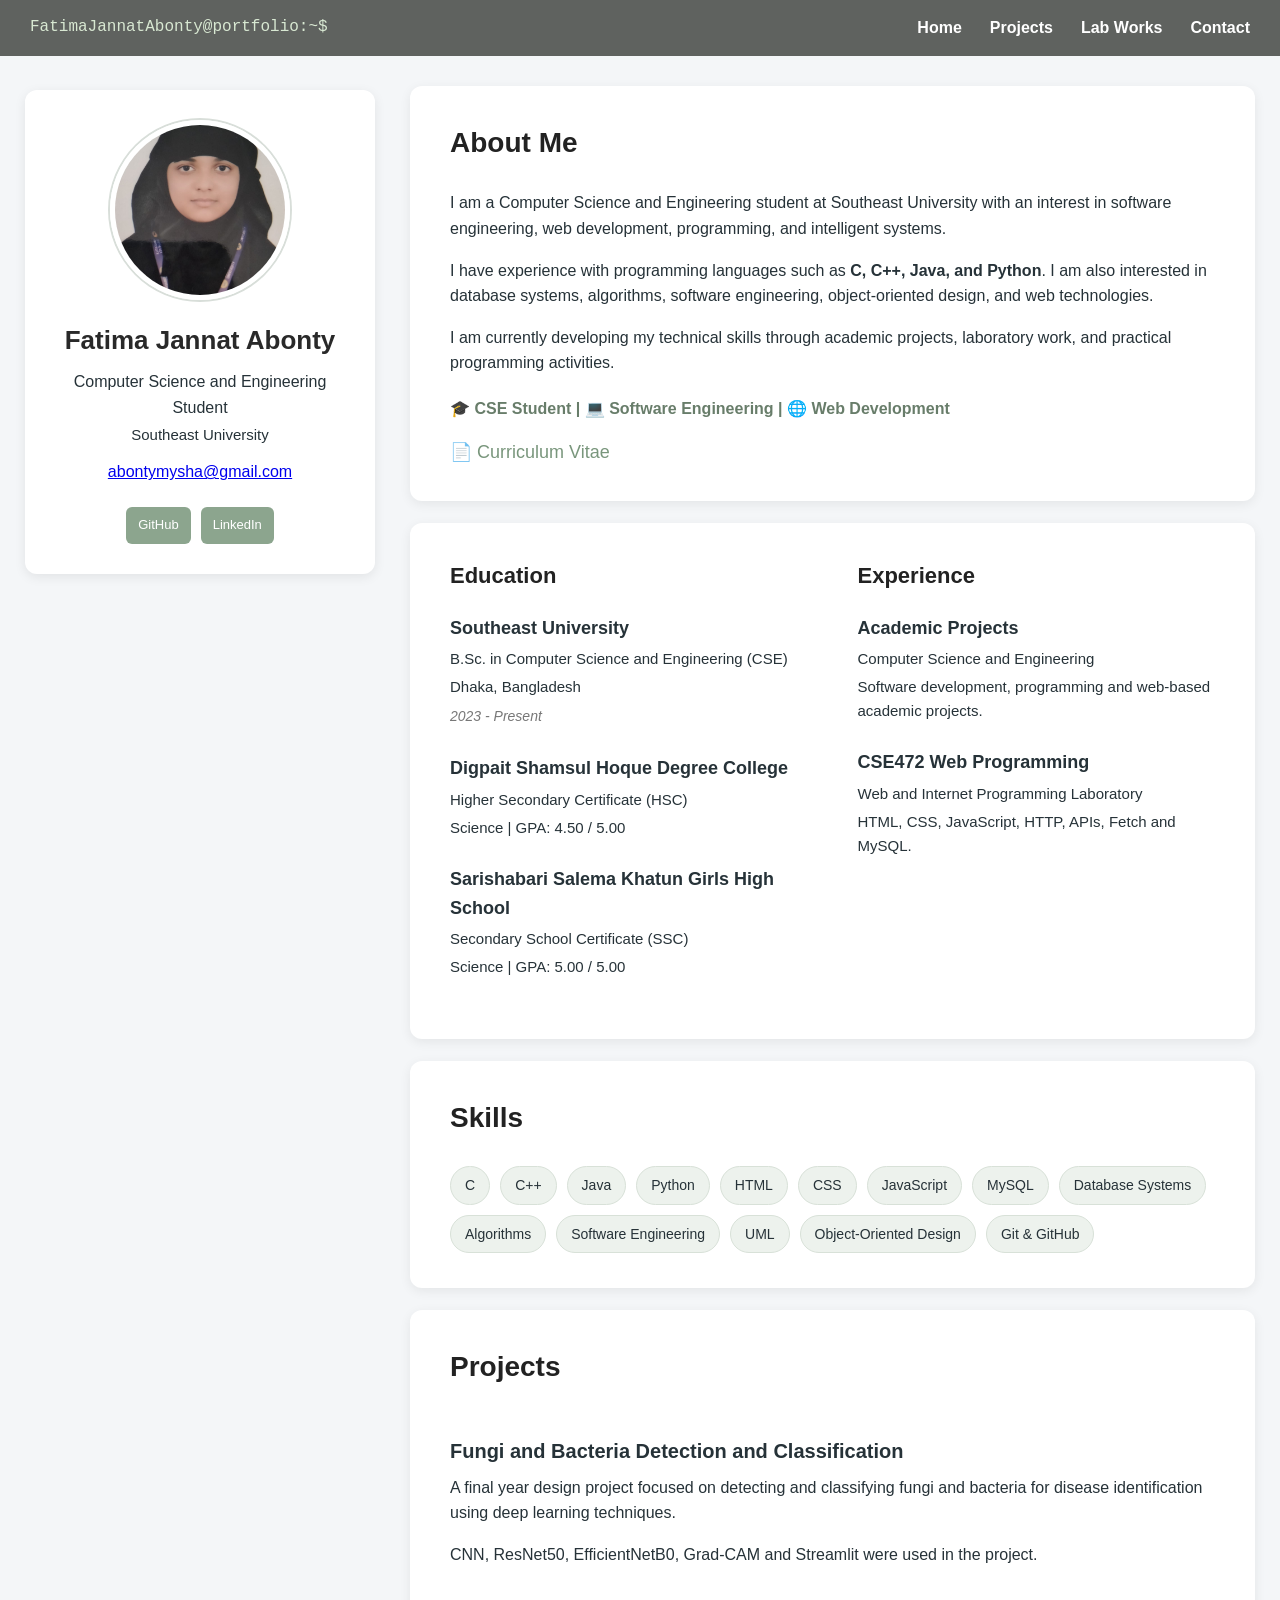
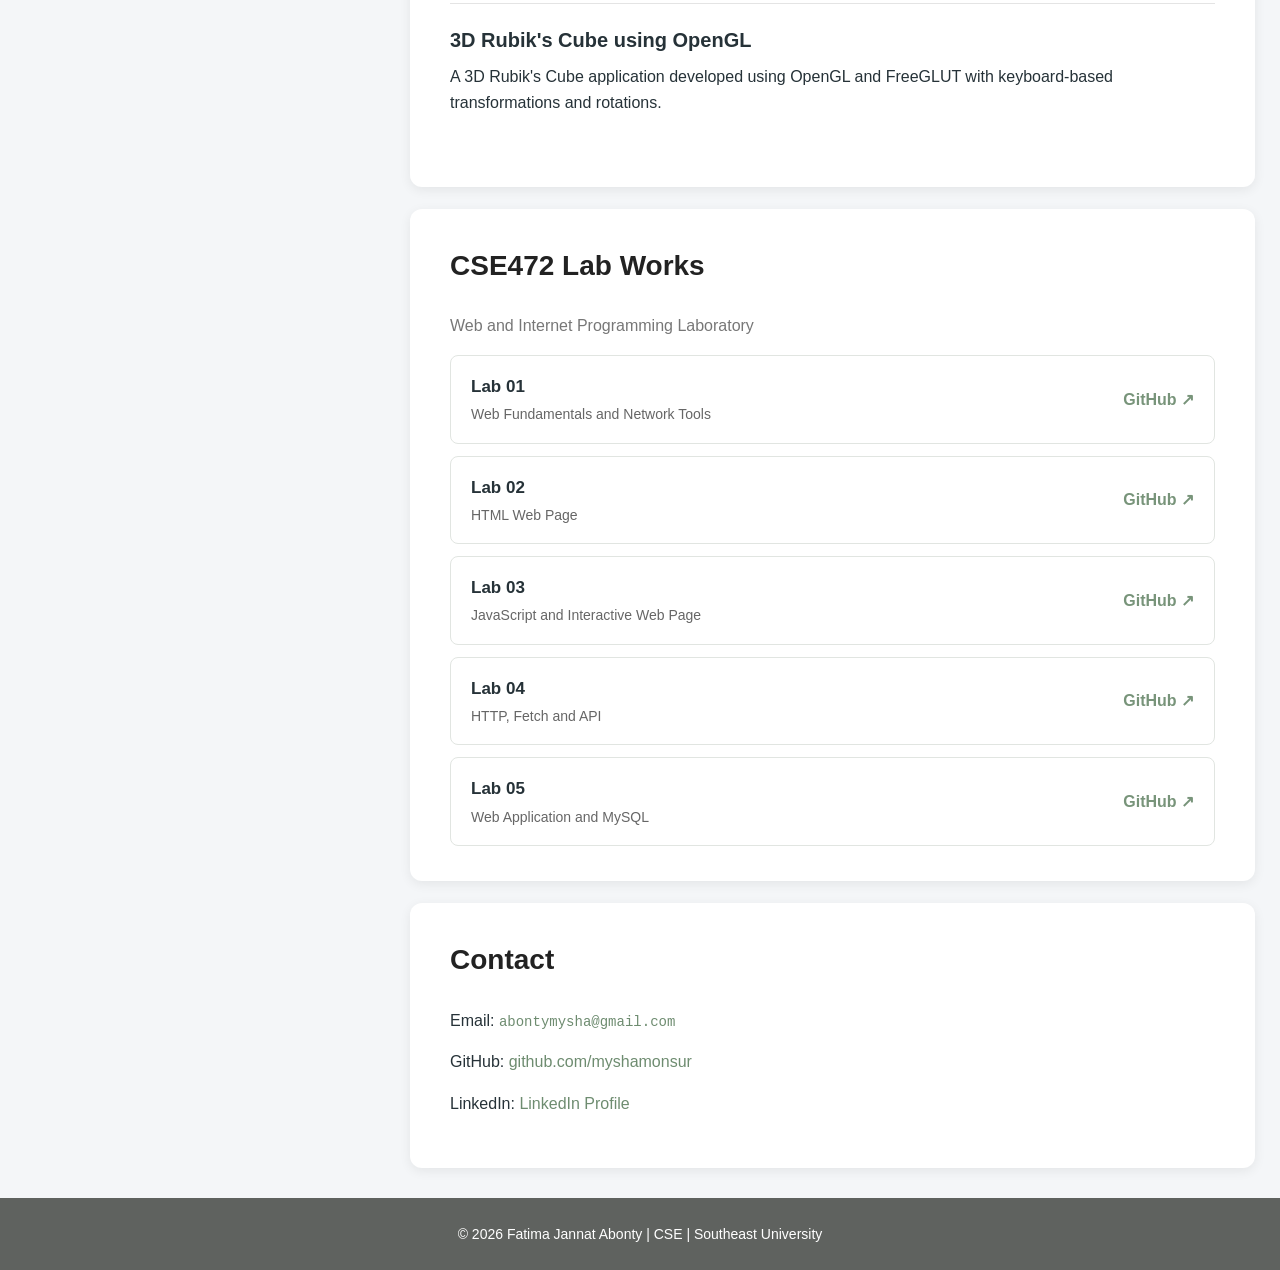
<file: Portfolio/index.html>
<!DOCTYPE html>
<html lang="en">

<head>
    <meta charset="UTF-8">
    <meta name="viewport" content="width=device-width, initial-scale=1.0">

    <title>Fatima Jannat Abonty | Portfolio</title>

    <link rel="stylesheet" href="style.css">
</head>

<body>

    <!-- Top Navigation -->
    <header>
        <nav class="navbar">

            <div class="terminal-name">
                FatimaJannatAbonty@portfolio:~$
            </div>

            <div class="nav-links">
                <a href="#about">Home</a>
                <a href="#projects">Projects</a>
                <a href="#labs">Lab Works</a>
                <a href="#contact">Contact</a>
            </div>

        </nav>
    </header>


    <main class="container">

        <!-- LEFT PROFILE CARD -->
        <aside class="profile-card">

            <img
                src="images/Abonty Portfolio.jpeg"
                alt="Fatima Jannat Abonty"
                class="profile-image"
            >

            <h1>Fatima Jannat Abonty</h1>

            <p class="designation">
                Computer Science and Engineering Student
            </p>

            <p class="university">
                Southeast University
            </p>
            <a href="mailto:abontymysha@gmail.com">
    abontymysha@gmail.com
</a>


            <div class="social-links">

                <a
                    href="https://github.com/myshamonsur"
                    target="_blank"
                    title="GitHub"
                >
                    GitHub
                </a>

                <a
                    href="https://www.linkedin.com/in/mysha-monsur-b77740361/"
                    target="_blank"
                    title="LinkedIn"
                >
                    LinkedIn
                </a>

            </div>

        </aside>


        <!-- RIGHT CONTENT -->
        <div class="content">


            <!-- ABOUT -->
            <section id="about" class="card">

                <h2>About Me</h2>

                <p>
                    I am a Computer Science and Engineering student at
                    Southeast University with an interest in software
                    engineering, web development, programming, and
                    intelligent systems.
                </p>

                <p>
                    I have experience with programming languages such as
                    <strong>C, C++, Java, and Python</strong>. I am also
                    interested in database systems, algorithms, software
                    engineering, object-oriented design, and web technologies.
                </p>

                <p>
                    I am currently developing my technical skills through
                    academic projects, laboratory work, and practical
                    programming activities.
                </p>

                <p class="student-info">
                    🎓 CSE Student | 💻 Software Engineering | 🌐 Web Development
                </p>

                <a
    href="cv/Fatima_Jannat_Abonty_Professional_CV.pdf"
    target="_blank"
    class="cv-link"
>
    📄 Curriculum Vitae
</a>

            </section>


            <!-- EDUCATION AND EXPERIENCE -->
            <section class="card two-column">

                <div>

                    <h2>Education</h2>

                    <div class="item">

                        <h3>Southeast University</h3>

                        <p>
                            B.Sc. in Computer Science and Engineering (CSE)
                        </p>

                        <p>
                            Dhaka, Bangladesh
                        </p>

                        <span class="date">
                            2023 - Present
                        </span>

                    </div>


                    <div class="item">

                        <h3>Digpait Shamsul Hoque Degree College</h3>

                        <p>
                            Higher Secondary Certificate (HSC)
                        </p>

                        <p>
                            Science | GPA: 4.50 / 5.00
                        </p>

                    </div>


                    <div class="item">

                        <h3>
                            Sarishabari Salema Khatun Girls High School
                        </h3>

                        <p>
                            Secondary School Certificate (SSC)
                        </p>

                        <p>
                            Science | GPA: 5.00 / 5.00
                        </p>

                    </div>

                </div>


                <div>

                    <h2>Experience</h2>

                    <div class="item">

                        <h3>Academic Projects</h3>

                        <p>
                            Computer Science and Engineering
                        </p>

                        <p>
                            Software development, programming and
                            web-based academic projects.
                        </p>

                    </div>


                    <div class="item">

                        <h3>CSE472 Web Programming</h3>

                        <p>
                            Web and Internet Programming Laboratory
                        </p>

                        <p>
                            HTML, CSS, JavaScript, HTTP, APIs,
                            Fetch and MySQL.
                        </p>

                    </div>

                </div>

            </section>


            <!-- SKILLS -->
            <section class="card">

                <h2>Skills</h2>

                <div class="skills">

                    <span>C</span>
                    <span>C++</span>
                    <span>Java</span>
                    <span>Python</span>

                    <span>HTML</span>
                    <span>CSS</span>
                    <span>JavaScript</span>

                    <span>MySQL</span>
                    <span>Database Systems</span>
                    <span>Algorithms</span>

                    <span>Software Engineering</span>
                    <span>UML</span>
                    <span>Object-Oriented Design</span>

                    <span>Git & GitHub</span>

                </div>

            </section>


            <!-- PROJECTS -->
            <section id="projects" class="card">

                <h2>Projects</h2>


                <div class="project">

                    <h3>
                        Fungi and Bacteria Detection and Classification
                    </h3>

                    <p>
                        A final year design project focused on detecting
                        and classifying fungi and bacteria for disease
                        identification using deep learning techniques.
                    </p>

                    <p>
                        CNN, ResNet50, EfficientNetB0, Grad-CAM and
                        Streamlit were used in the project.
                    </p>

                </div>


                <div class="project">

                    <h3>
                        3D Rubik's Cube using OpenGL
                    </h3>

                    <p>
                        A 3D Rubik's Cube application developed using
                        OpenGL and FreeGLUT with keyboard-based
                        transformations and rotations.
                    </p>

                </div>

            </section>


            <!-- CSE472 LAB WORKS -->
            <section id="labs" class="card">

                <h2>CSE472 Lab Works</h2>

                <p class="section-description">
                    Web and Internet Programming Laboratory
                </p>


                <div class="lab-list">


                    <a
                        href="https://github.com/myshamonsur"
                        target="_blank"
                        class="lab-item"
                    >
                        <div>
                            <h3>Lab 01</h3>
                            <p>
                                Web Fundamentals and Network Tools
                            </p>
                        </div>

                        <span>GitHub ↗</span>
                    </a>


                    <a
                        href="https://github.com/myshamonsur"
                        target="_blank"
                        class="lab-item"
                    >
                        <div>
                            <h3>Lab 02</h3>
                            <p>
                                HTML Web Page
                            </p>
                        </div>

                        <span>GitHub ↗</span>
                    </a>


                    <a
                        href="https://github.com/myshamonsur"
                        target="_blank"
                        class="lab-item"
                    >
                        <div>
                            <h3>Lab 03</h3>
                            <p>
                                JavaScript and Interactive Web Page
                            </p>
                        </div>

                        <span>GitHub ↗</span>
                    </a>


                    <a
                        href="https://github.com/myshamonsur"
                        target="_blank"
                        class="lab-item"
                    >
                        <div>
                            <h3>Lab 04</h3>
                            <p>
                                HTTP, Fetch and API
                            </p>
                        </div>

                        <span>GitHub ↗</span>
                    </a>


                    <a
                        href="https://github.com/myshamonsur"
                        target="_blank"
                        class="lab-item"
                    >
                        <div>
                            <h3>Lab 05</h3>
                            <p>
                                Web Application and MySQL
                            </p>
                        </div>

                        <span>GitHub ↗</span>
                    </a>

                </div>

            </section>


            <!-- CONTACT -->
            <section id="contact" class="card">

                <h2>Contact</h2>

                <p>
                    
                    Email:
                    <a
    href="mailto:abontymysha@gmail.com"
    class="email"
>
    abontymysha@gmail.com
</a>
                </p>

                <p>
                    GitHub:
                    <a
                        href="https://github.com/myshamonsur"
                        target="_blank"
                    >
                        github.com/myshamonsur
                    </a>
                </p>

                <p>
                    LinkedIn:
                    <a
                        href="https://www.linkedin.com/in/mysha-monsur-b77740361/"
                        target="_blank"
                    >
                        LinkedIn Profile
                    </a>
                </p>

            </section>


        </div>

    </main>


    <footer>

        <p>
            © 2026 Fatima Jannat Abonty | CSE | Southeast University
        </p>

    </footer>


    <script src="script.js"></script>

</body>

</html>
</file>
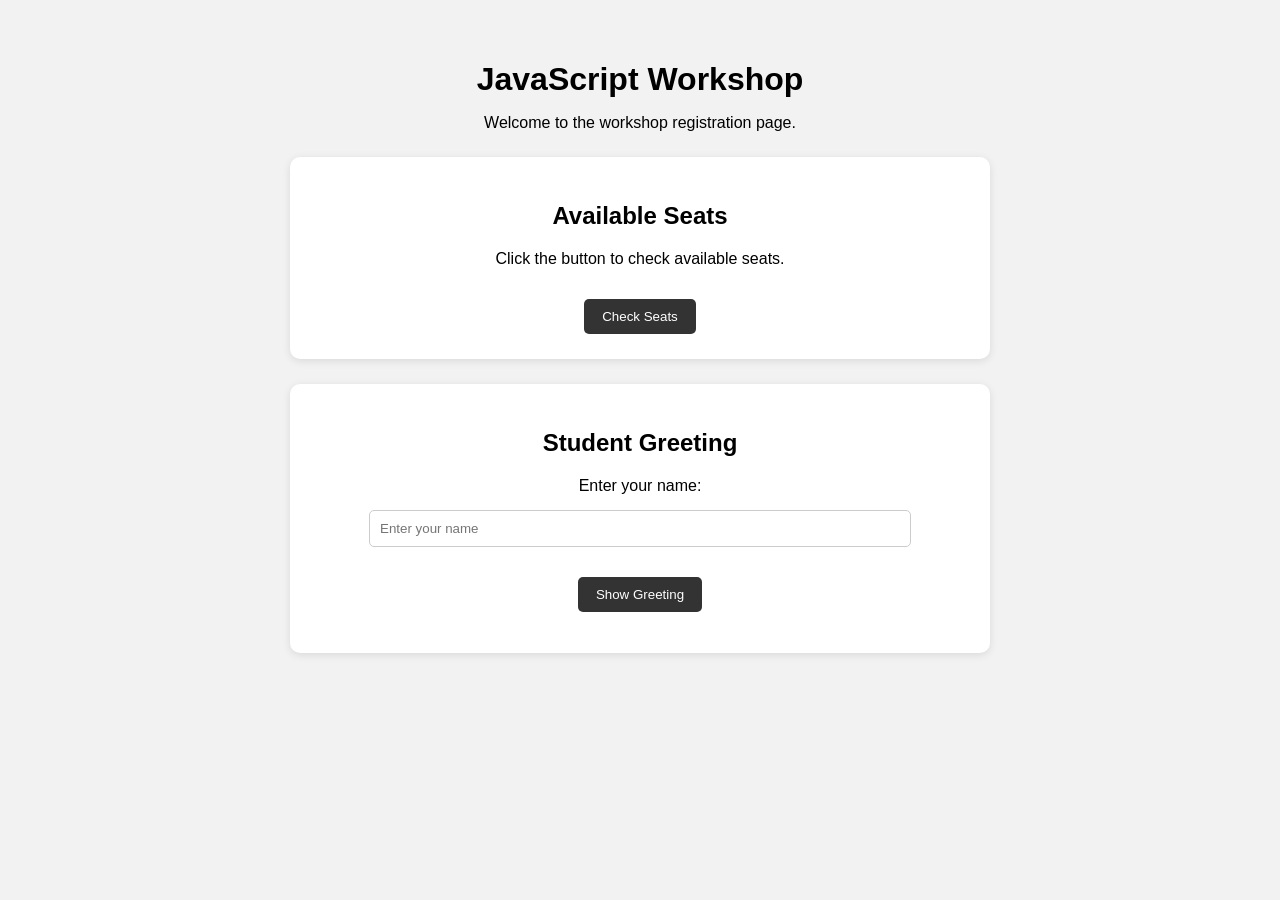
<file: Labs/Lab-03-JavaScript/index.html>
<!DOCTYPE html>
<html lang="en">
<head>
    <meta charset="UTF-8">
    <meta name="viewport" content="width=device-width, initial-scale=1.0">
    <title>JavaScript Workshop</title>
    <link rel="stylesheet" href="style.css">
</head>
<body>

    <div class="container">

        <h1>JavaScript Workshop</h1>

        <p>Welcome to the workshop registration page.</p>

        <div class="card">
            <h2>Available Seats</h2>

            <p id="seatMessage">Click the button to check available seats.</p>

            <button onclick="checkSeats()">Check Seats</button>
        </div>

        <div class="card">
            <h2>Student Greeting</h2>

            <label for="studentName">Enter your name:</label>

            <input type="text" id="studentName" placeholder="Enter your name">

            <button onclick="showGreeting()">Show Greeting</button>

            <p id="greetingMessage"></p>
        </div>

    </div>

    <script src="script.js"></script>

</body>
</html>
</file>
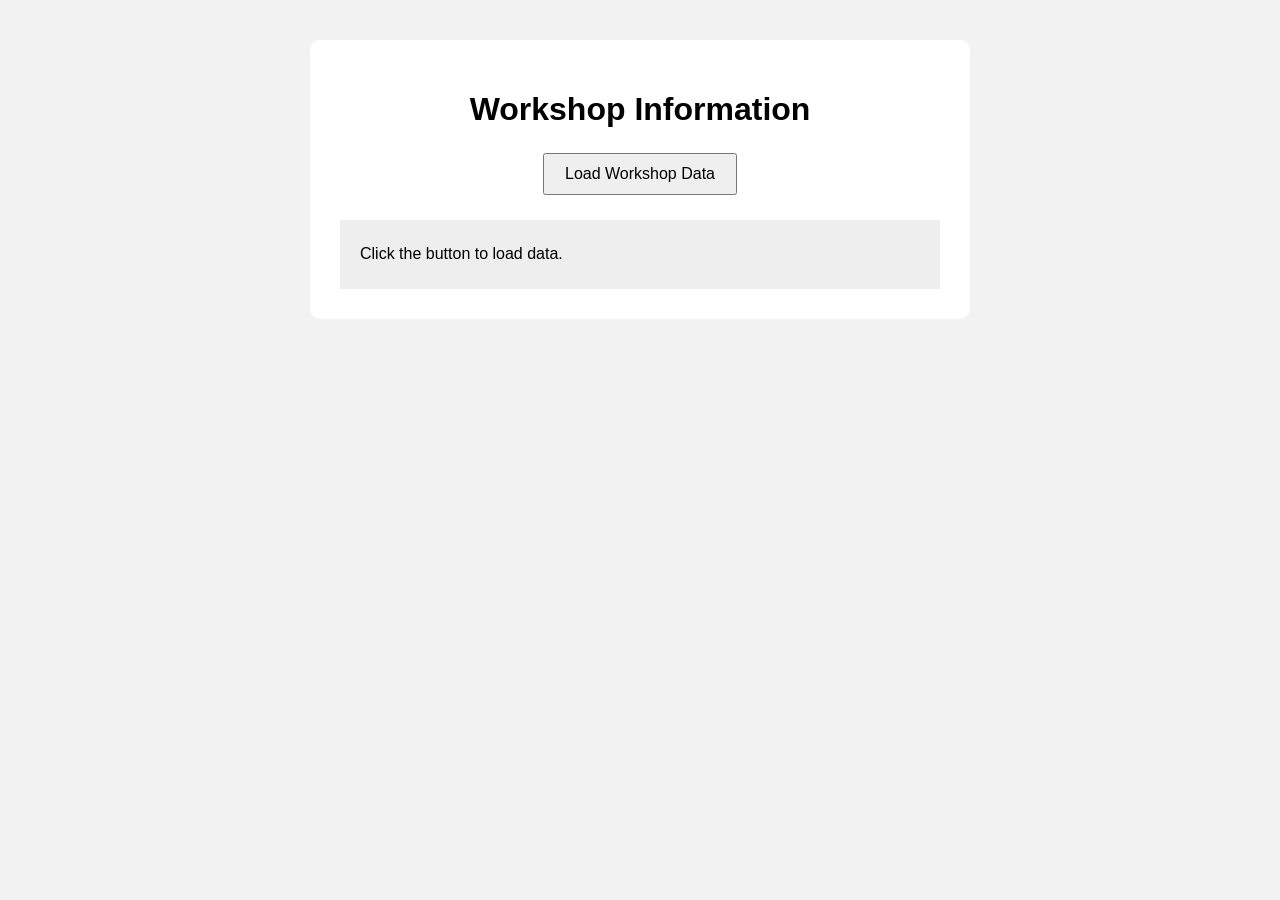
<file: Labs/Lab-04-HTTP-api/index.html>
<!DOCTYPE html>
<html lang="en">
<head>
    <meta charset="UTF-8">
    <meta name="viewport" content="width=device-width, initial-scale=1.0">
    <title>Lab 05 - HTTP Fetch API</title>
    <link rel="stylesheet" href="style.css">
</head>
<body>

    <div class="container">
        <h1>Workshop Information</h1>

        <button id="loadBtn">Load Workshop Data</button>

        <div id="output">
            Click the button to load data.
        </div>
    </div>

    <script src="script.js"></script>
</body>
</html>
</file>
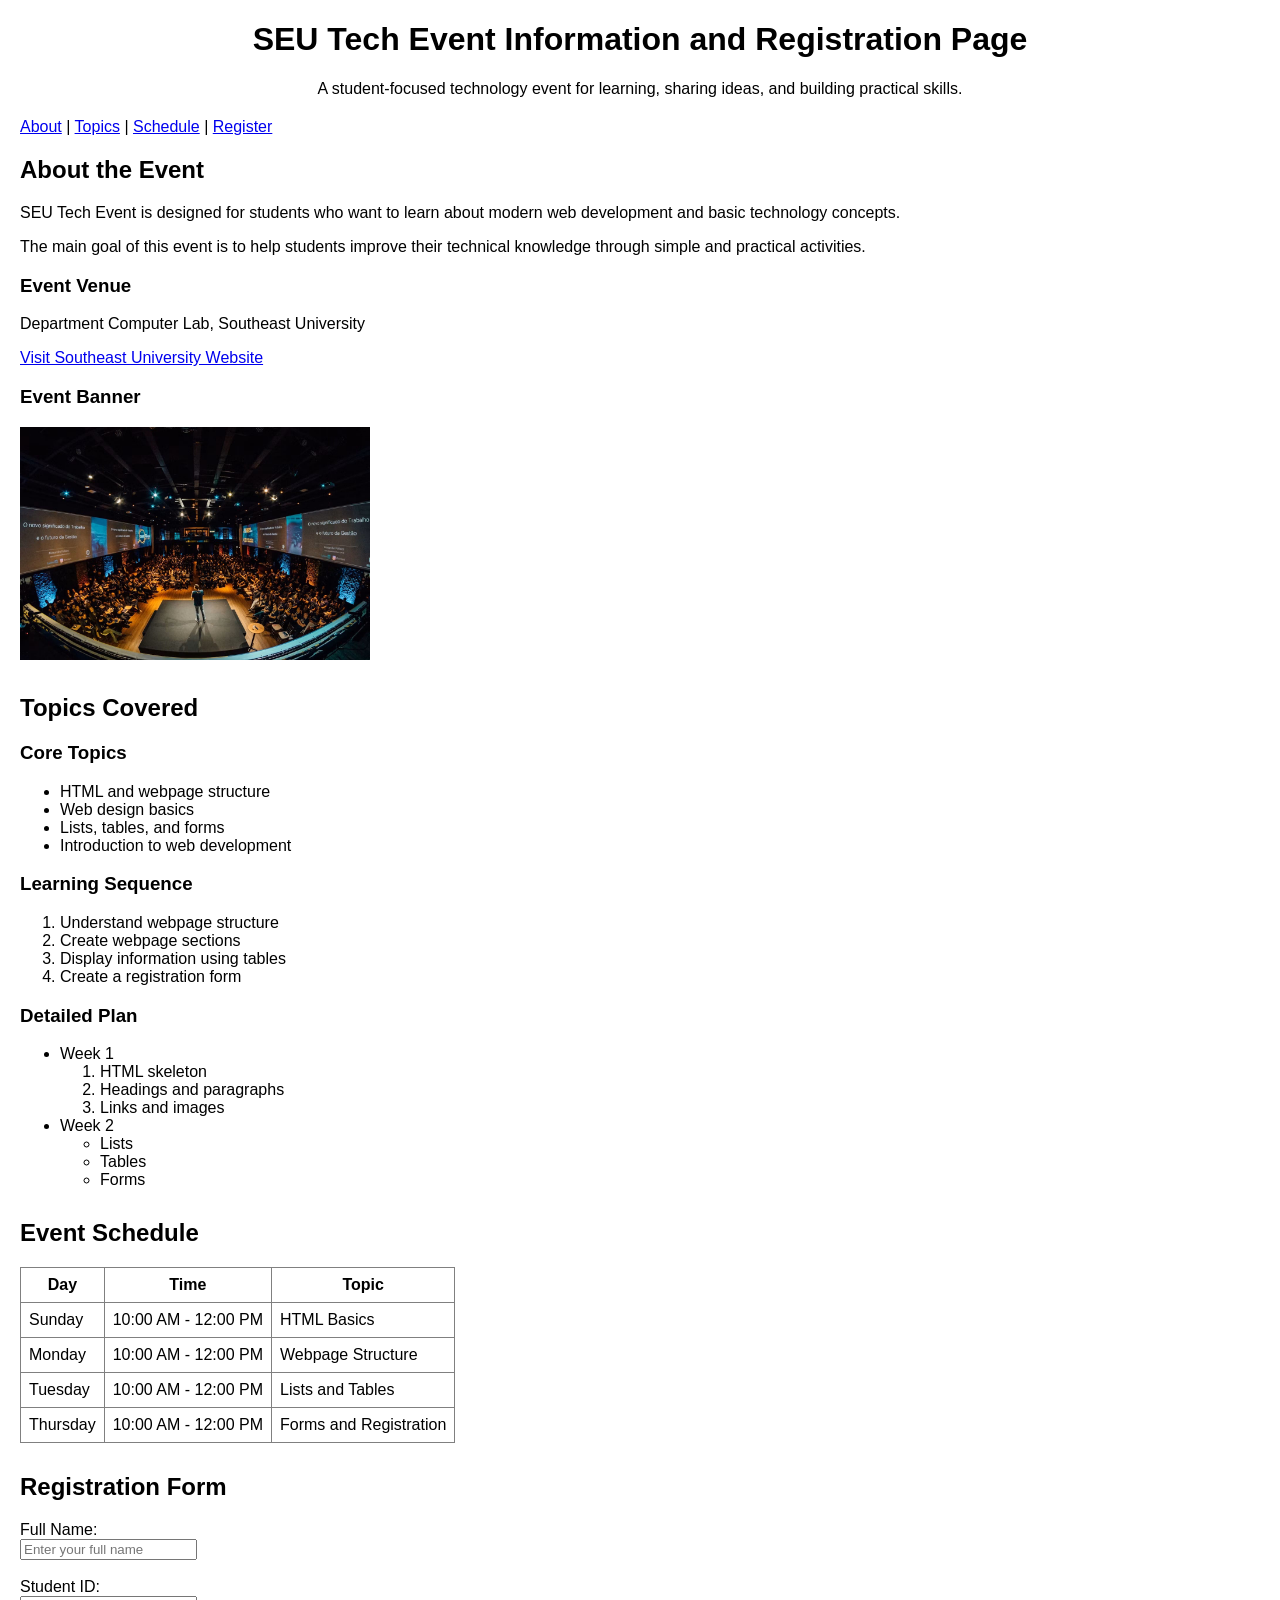
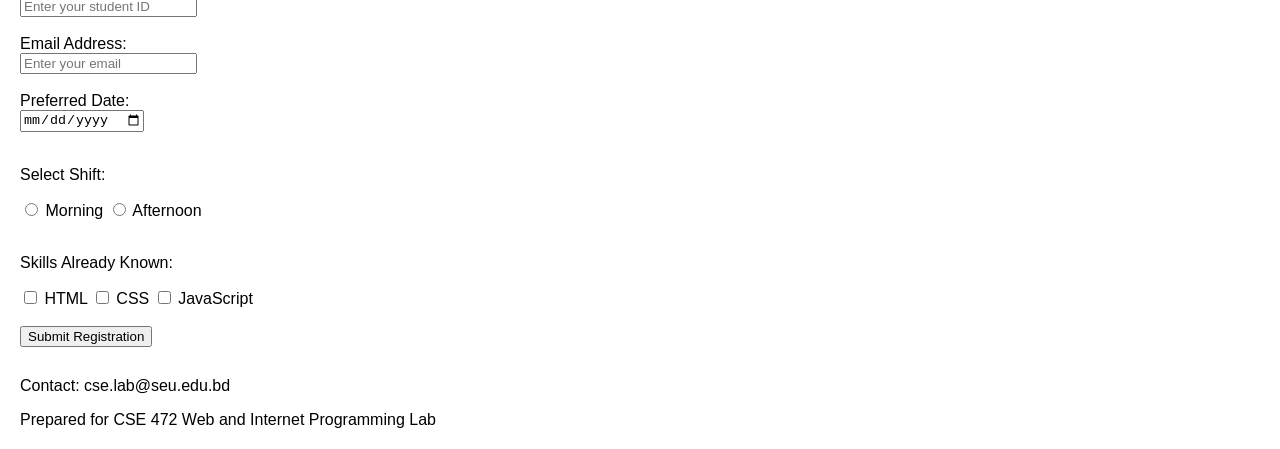
<file: Labs/Lab-02-HTML/seu-tech-event/index.html>
<!DOCTYPE html>
<html lang="en">

<head>
    <meta charset="UTF-8">
    <meta name="viewport" content="width=device-width, initial-scale=1.0">
    <title>SEU Tech Event Information and Registration Page</title>
    <link rel="stylesheet" href="style.css">
</head>

<body>

    <header>
        <h1>SEU Tech Event Information and Registration Page</h1>
        <p>A student-focused technology event for learning, sharing ideas, and building practical skills.</p>
    </header>

    <nav>
        <a href="#about">About</a> |
        <a href="#topics">Topics</a> |
        <a href="#schedule">Schedule</a> |
        <a href="#register">Register</a>
    </nav>

    <main>

        <section id="about">
            <div>
                <h2>About the Event</h2>

                <p>
                    SEU Tech Event is designed for students who want to learn
                    about modern web development and basic technology concepts.
                </p>

                <p>
                    The <span>main goal</span> of this event is to help students
                    improve their technical knowledge through simple and practical activities.
                </p>
            </div>

            <div>
                <h3>Event Venue</h3>

                <p>
                    Department Computer Lab, Southeast University
                </p>

                <a href="https://www.seu.edu.bd" target="_blank">
                    Visit Southeast University Website
                </a>
            </div>

            <div>
                <h3>Event Banner</h3>

                <img src="images/seu-tech-event.jpg"
                     alt="SEU technology event banner"
                     width="350">
            </div>
        </section>


        <section id="topics">

            <h2>Topics Covered</h2>

            <h3>Core Topics</h3>

            <ul>
                <li>HTML and webpage structure</li>
                <li>Web design basics</li>
                <li>Lists, tables, and forms</li>
                <li>Introduction to web development</li>
            </ul>


            <h3>Learning Sequence</h3>

            <ol>
                <li>Understand webpage structure</li>
                <li>Create webpage sections</li>
                <li>Display information using tables</li>
                <li>Create a registration form</li>
            </ol>


            <h3>Detailed Plan</h3>

            <ul>
                <li>
                    Week 1

                    <ol>
                        <li>HTML skeleton</li>
                        <li>Headings and paragraphs</li>
                        <li>Links and images</li>
                    </ol>
                </li>

                <li>
                    Week 2

                    <ul>
                        <li>Lists</li>
                        <li>Tables</li>
                        <li>Forms</li>
                    </ul>
                </li>
            </ul>

        </section>


        <section id="schedule">

            <h2>Event Schedule</h2>

            <table border="1">

                <tr>
                    <th>Day</th>
                    <th>Time</th>
                    <th>Topic</th>
                </tr>

                <tr>
                    <td>Sunday</td>
                    <td>10:00 AM - 12:00 PM</td>
                    <td>HTML Basics</td>
                </tr>

                <tr>
                    <td>Monday</td>
                    <td>10:00 AM - 12:00 PM</td>
                    <td>Webpage Structure</td>
                </tr>

                <tr>
                    <td>Tuesday</td>
                    <td>10:00 AM - 12:00 PM</td>
                    <td>Lists and Tables</td>
                </tr>

                <tr>
                    <td>Thursday</td>
                    <td>10:00 AM - 12:00 PM</td>
                    <td>Forms and Registration</td>
                </tr>

            </table>

        </section>


        <section id="register">

            <h2>Registration Form</h2>

            <form>

                <label for="name">Full Name:</label>
                <br>

                <input type="text"
                       id="name"
                       name="name"
                       placeholder="Enter your full name"
                       required>

                <br><br>


                <label for="studentid">Student ID:</label>
                <br>

                <input type="number"
                       id="studentid"
                       name="studentid"
                       placeholder="Enter your student ID"
                       required>

                <br><br>


                <label for="email">Email Address:</label>
                <br>

                <input type="email"
                       id="email"
                       name="email"
                       placeholder="Enter your email"
                       required>

                <br><br>


                <label for="date">Preferred Date:</label>
                <br>

                <input type="date"
                       id="date"
                       name="date">

                <br><br>


                <p>Select Shift:</p>

                <input type="radio"
                       id="morning"
                       name="shift"
                       value="Morning">

                <label for="morning">Morning</label>


                <input type="radio"
                       id="afternoon"
                       name="shift"
                       value="Afternoon">

                <label for="afternoon">Afternoon</label>

                <br><br>


                <p>Skills Already Known:</p>

                <input type="checkbox"
                       id="html"
                       name="known_html"
                       value="HTML">

                <label for="html">HTML</label>


                <input type="checkbox"
                       id="css"
                       name="known_css"
                       value="CSS">

                <label for="css">CSS</label>


                <input type="checkbox"
                       id="javascript"
                       name="known_javascript"
                       value="JavaScript">

                <label for="javascript">JavaScript</label>

                <br><br>


                <button type="submit">
                    Submit Registration
                </button>

            </form>

        </section>

    </main>


    <footer>

        <p>Contact: cse.lab@seu.edu.bd</p>

        <p>
            Prepared for CSE 472 Web and Internet Programming Lab
        </p>

    </footer>

</body>

</html>
</file>
<file: Portfolio/style.css>
* {
    margin: 0;
    padding: 0;
    box-sizing: border-box;
}

html {
    scroll-behavior: smooth;
}

body {
    font-family: Arial, Helvetica, sans-serif;
    background: #f4f6f8;
    color: #263238;
    line-height: 1.6;
}


/* =========================
   TOP NAVIGATION
========================= */

header {
    background: #5f625f;
    color: white;
    position: sticky;
    top: 0;
    z-index: 1000;
}

.navbar {
    max-width: 1400px;
    margin: auto;
    padding: 15px 30px;

    display: flex;
    justify-content: space-between;
    align-items: center;
}

.terminal-name {
    font-family: monospace;
    color: #d8e8d2;
    font-size: 16px;
}

.nav-links {
    display: flex;
    gap: 28px;
}

.nav-links a {
    color: white;
    text-decoration: none;
    font-weight: 600;
}

.nav-links a:hover {
    color: #d6e8d0;
}


/* =========================
   MAIN LAYOUT
========================= */

.container {
    max-width: 1400px;
    margin: 30px auto;

    padding: 0 25px;

    display: grid;
    grid-template-columns: 350px 1fr;
    gap: 35px;

    align-items: start;
}


/* =========================
   LEFT PROFILE
========================= */

.profile-card {
    background: white;
    padding: 30px 25px;

    border-radius: 12px;

    text-align: center;

    box-shadow: 0 3px 12px rgba(0, 0, 0, 0.08);

    position: sticky;
    top: 90px;
}


/* THIS CONTROLS YOUR PHOTO SIZE */

.profile-image {
    width: 180px;
    height: 180px;

    object-fit: cover;

    border-radius: 50%;

    border: 5px solid white;

    box-shadow: 0 0 0 2px #d8ded9;

    display: block;

    margin: 0 auto 20px auto;
}


.profile-card h1 {
    font-size: 26px;
    margin-bottom: 8px;
    color: #292929;
}

.designation {
    font-size: 16px;
    margin-bottom: 3px;
}

.university {
    font-size: 15px;
    margin-bottom: 12px;
}

.email {
    color: #7a987b;
    text-decoration: none;
    font-family: monospace;
    font-size: 14px;
}

.email:hover {
    text-decoration: underline;
}


.social-links {
    margin-top: 22px;

    display: flex;
    justify-content: center;
    gap: 10px;
}

.social-links a {
    text-decoration: none;

    background: #8ca58e;
    color: white;

    padding: 8px 12px;

    border-radius: 6px;

    font-size: 13px;
}

.social-links a:hover {
    background: #687d6a;
}


/* =========================
   RIGHT CONTENT
========================= */

.content {
    display: flex;
    flex-direction: column;
    gap: 22px;
}

.card {
    background: white;

    border-radius: 12px;

    padding: 35px 40px;

    box-shadow: 0 3px 12px rgba(0, 0, 0, 0.07);
}

.card h2 {
    font-size: 28px;
    margin-bottom: 25px;
    color: #222;
}

.card p {
    font-size: 16px;
    margin-bottom: 16px;
}


/* =========================
   ABOUT
========================= */

.student-info {
    color: #687d6a;
    font-weight: 600;
    margin-top: 20px;
}

.cv-link {
    color: #79967c;
    text-decoration: none;
    font-size: 18px;
}

.cv-link:hover {
    text-decoration: underline;
}


/* =========================
   TWO COLUMNS
========================= */

.two-column {
    display: grid;

    grid-template-columns: 1fr 1fr;

    gap: 50px;
}

.two-column h2 {
    font-size: 22px;
    margin-bottom: 20px;
}

.item {
    margin-bottom: 25px;
}

.item h3 {
    font-size: 18px;
    margin-bottom: 5px;
}

.item p {
    font-size: 15px;
    margin-bottom: 4px;
}

.date {
    font-style: italic;
    color: #777;
    font-size: 14px;
}


/* =========================
   SKILLS
========================= */

.skills {
    display: flex;
    flex-wrap: wrap;
    gap: 10px;
}

.skills span {
    background: #edf2ed;

    border: 1px solid #d8e1d8;

    padding: 7px 14px;

    border-radius: 20px;

    font-size: 14px;
}


/* =========================
   PROJECTS
========================= */

.project {
    padding: 20px 0;

    border-bottom: 1px solid #e4e4e4;
}

.project:last-child {
    border-bottom: none;
}

.project h3 {
    font-size: 20px;
    margin-bottom: 8px;
}


/* =========================
   LAB WORKS
========================= */

.section-description {
    color: #777;
}


.lab-list {
    display: flex;
    flex-direction: column;
    gap: 12px;
}


.lab-item {
    display: flex;

    justify-content: space-between;
    align-items: center;

    padding: 17px 20px;

    border: 1px solid #e1e5e1;

    border-radius: 8px;

    text-decoration: none;

    color: #263238;

    transition: 0.2s;
}


.lab-item:hover {
    background: #f0f4f0;

    transform: translateX(4px);
}


.lab-item h3 {
    font-size: 17px;
    margin-bottom: 3px;
}

.lab-item p {
    margin: 0;
    font-size: 14px;
    color: #666;
}

.lab-item span {
    color: #78947a;
    font-weight: bold;
    white-space: nowrap;
}


/* =========================
   CONTACT
========================= */

#contact a {
    color: #6e8c70;
    text-decoration: none;
}

#contact a:hover {
    text-decoration: underline;
}


/* =========================
   FOOTER
========================= */

footer {
    text-align: center;

    padding: 25px;

    margin-top: 30px;

    background: #5f625f;

    color: white;

    font-size: 14px;
}


/* =========================
   MOBILE
========================= */

@media (max-width: 900px) {

    .container {
        grid-template-columns: 1fr;
    }

    .profile-card {
        position: relative;
        top: 0;
    }

    .two-column {
        grid-template-columns: 1fr;
    }

    .nav-links {
        display: none;
    }

}
</file>
<file: Labs/Lab-03-JavaScript/style.css>
body {
    font-family: Arial, sans-serif;
    background-color: #f2f2f2;
    margin: 0;
    padding: 40px;
}

.container {
    max-width: 700px;
    margin: auto;
    text-align: center;
}

h1 {
    margin-bottom: 10px;
}

.card {
    background-color: white;
    padding: 25px;
    margin-top: 25px;
    border-radius: 10px;
    box-shadow: 0 2px 8px rgba(0, 0, 0, 0.1);
}

button {
    padding: 10px 18px;
    margin-top: 15px;
    border: none;
    border-radius: 5px;
    cursor: pointer;
    background-color: #333;
    color: white;
}

input {
    display: block;
    width: 80%;
    padding: 10px;
    margin: 15px auto;
    border: 1px solid #ccc;
    border-radius: 5px;
}

p {
    font-size: 16px;
}
</file>
<file: Labs/Lab-04-HTTP-api/style.css>
body {
    font-family: Arial, sans-serif;
    background-color: #f2f2f2;
    margin: 0;
    padding: 40px;
}

.container {
    max-width: 600px;
    margin: auto;
    background-color: white;
    padding: 30px;
    border-radius: 10px;
    text-align: center;
}

h1 {
    margin-bottom: 25px;
}

button {
    padding: 10px 20px;
    font-size: 16px;
    cursor: pointer;
}

#output {
    margin-top: 25px;
    padding: 20px;
    background-color: #eeeeee;
    text-align: left;
    line-height: 1.8;
}
</file>
<file: Labs/Lab-02-HTML/seu-tech-event/style.css>
body {
    font-family: Arial, sans-serif;
    margin: 20px;
}

header {
    text-align: center;
}

nav {
    margin: 20px 0;
}

section {
    margin-bottom: 30px;
}

table {
    border-collapse: collapse;
}

th,
td {
    padding: 8px;
}

form {
    margin-top: 15px;
}
</file>
